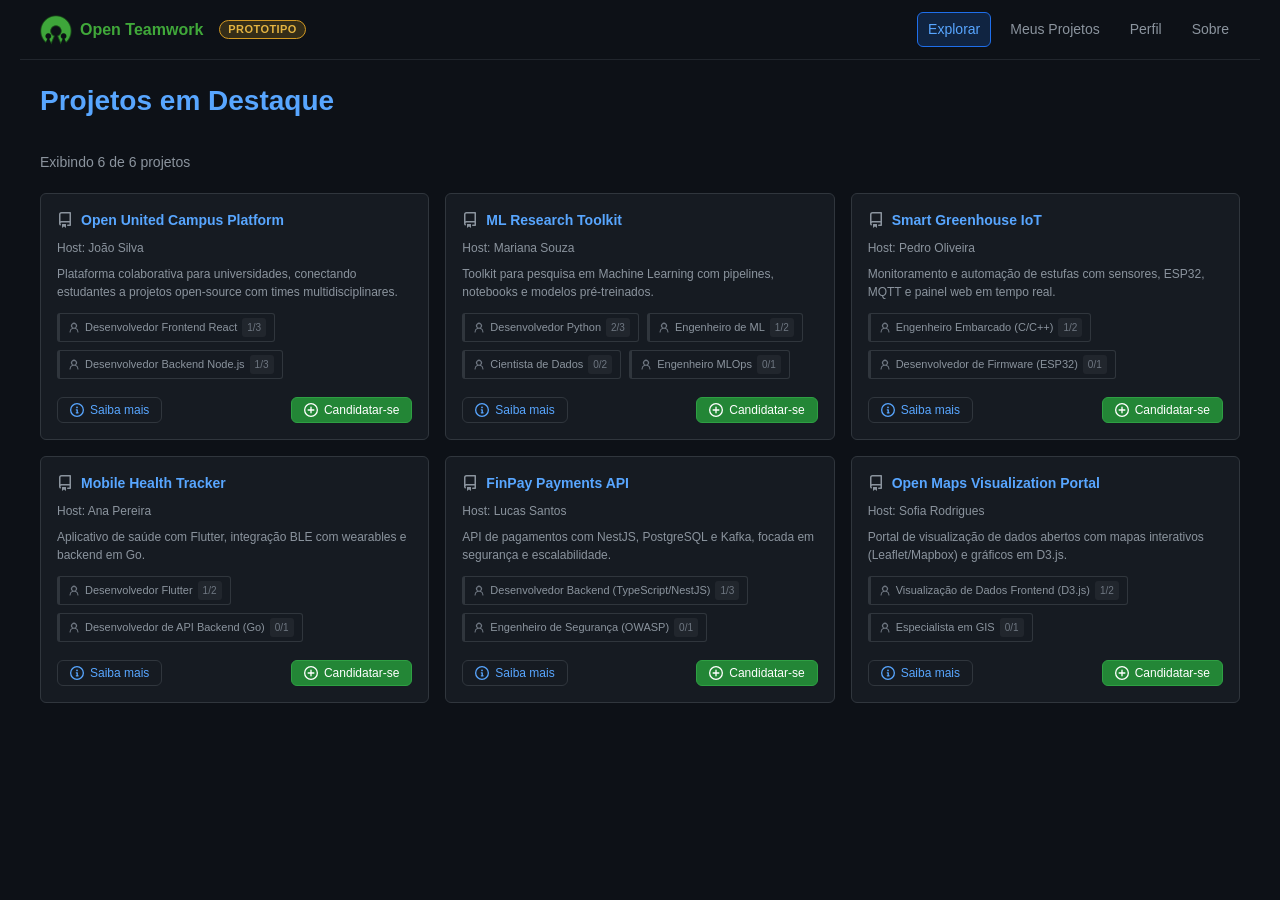
<file: index.html>
<!doctype html>
<html lang="pt-BR">
  <head>
    <meta charset="UTF-8" />
    <meta name="viewport" content="width=device-width, initial-scale=1.0" />
    <title>Open Teamwork</title>
    <link rel="icon" type="image/png" href="./assets/OTW Logo.png" />
    <link rel="stylesheet" href="./assets/styles.css" />
  </head>

  <body>
    <header class="site-header">
      <div class="container header-inner">
        <a class="brand" href="./index.html">
          <img
            src="./assets/OTW Logo.png"
            alt="Open Teamwork Logo"
            class="brand-logo"
          />
          Open Teamwork
          <span class="prototype-badge">Prototipo</span>
        </a>
        <nav class="site-nav" aria-label="Navegação principal">
          <a href="./index.html" class="nav-link active" aria-current="page"
            >Explorar</a
          >
          <a href="./pages/meus-projetos.html" class="nav-link"
            >Meus Projetos</a
          >
          <a href="./pages/perfil.html" class="nav-link">Perfil</a>
          <a href="./pages/sobre.html" class="nav-link">Sobre</a>
        </nav>
      </div>
    </header>
    <div class="container">
      <h1>Projetos em Destaque</h1>
      <p id="repo-counter">Carregando projetos...</p>
      <div class="repo-grid" id="repo-grid">
        <!-- Projetos serão inseridos aqui dinamicamente -->
      </div>
    </div>

    <!-- Modal de candidatura -->
    <div
      id="apply-modal"
      class="modal hidden"
      role="dialog"
      aria-modal="true"
      aria-labelledby="apply-modal-title"
    >
      <div class="modal-content">
        <div class="modal-header">
          <h2 id="apply-modal-title" class="modal-title">
            Escolha as qualificações
          </h2>
        </div>
        <div class="modal-body">
          <p id="apply-modal-repo"></p>
          <div id="qualifications-container" class="qualifications-list">
            <!-- Checkboxes inseridos via JS -->
          </div>
        </div>
        <div class="modal-actions">
          <button id="cancel-apply" type="button" class="btn-secondary">
            Cancelar
          </button>
          <button id="confirm-apply" type="button" class="btn-primary" disabled>
            Confirmar
          </button>
        </div>
      </div>
    </div>

    <!-- Modal de detalhes do projeto -->
    <div
      id="details-modal"
      class="modal hidden"
      role="dialog"
      aria-modal="true"
      aria-labelledby="details-modal-title"
    >
      <div class="modal-content modal-large">
        <div class="modal-header">
          <h2 id="details-modal-title" class="modal-title"></h2>
          <button id="close-details" class="close-button" aria-label="Fechar">
            <svg viewBox="0 0 16 16" width="16" height="16">
              <path
                fill-rule="evenodd"
                d="M3.72 3.72a.75.75 0 011.06 0L8 6.94l3.22-3.22a.75.75 0 111.06 1.06L9.06 8l3.22 3.22a.75.75 0 11-1.06 1.06L8 9.06l-3.22 3.22a.75.75 0 01-1.06-1.06L6.94 8 3.72 4.78a.75.75 0 010-1.06z"
              ></path>
            </svg>
          </button>
        </div>
        <div class="modal-body modal-body-large" id="details-content">
          <!-- Conteúdo inserido via JS -->
        </div>
        <div class="modal-actions">
          <button id="details-apply" type="button" class="btn-primary">
            Candidatar-se
          </button>
        </div>
      </div>
    </div>

    <script src="./js/projects.js"></script>
  </body>
</html>
</file>
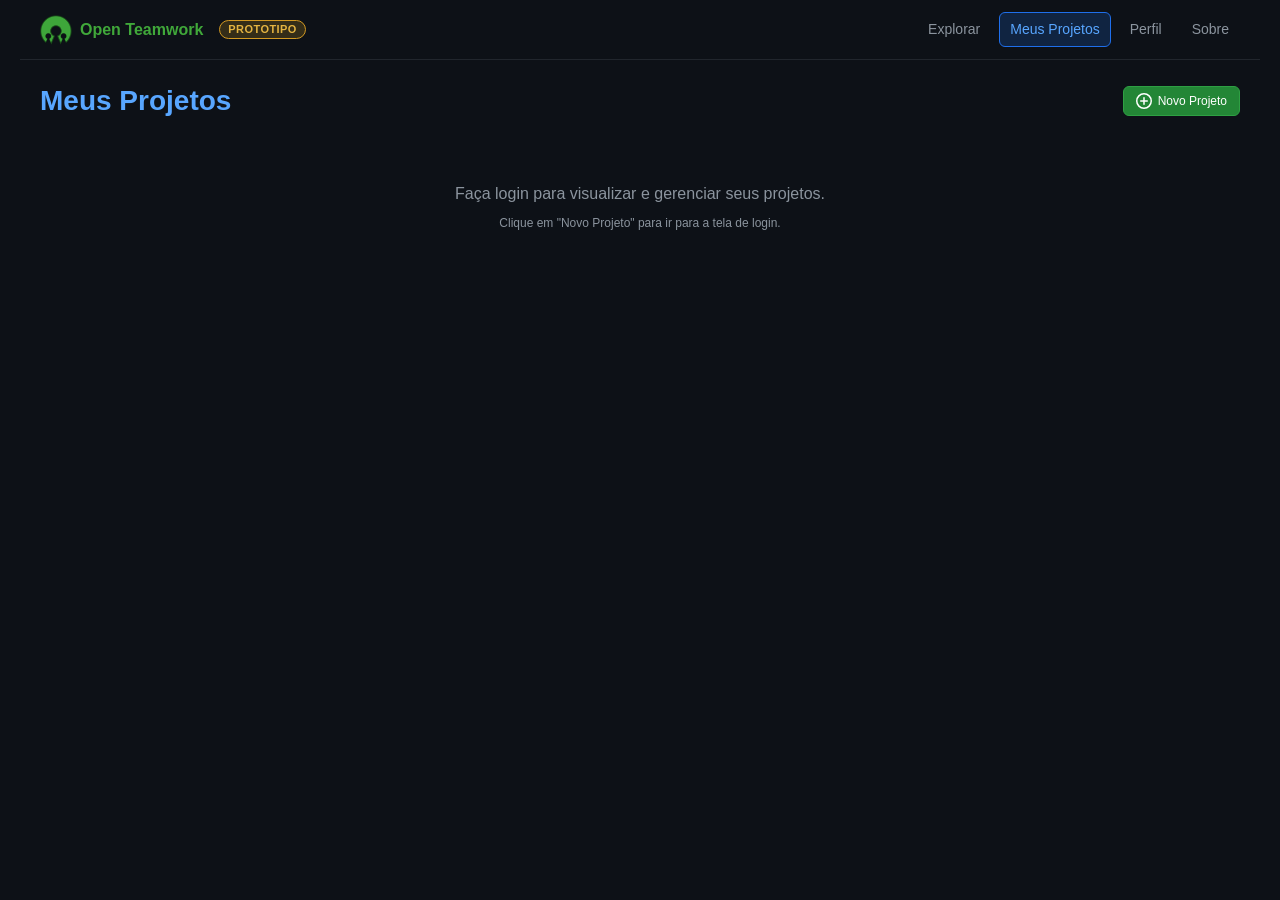
<file: pages/meus-projetos.html>
<!doctype html>
<html lang="pt-BR">
  <head>
    <meta charset="UTF-8" />
    <meta name="viewport" content="width=device-width, initial-scale=1.0" />
    <title>Meus Projetos · Open Teamwork</title>
    <link rel="icon" type="image/png" href="../assets/OTW Logo.png" />
    <link rel="stylesheet" href="../assets/styles.css" />
  </head>
  <body>
    <header class="site-header">
      <div class="container header-inner">
        <a class="brand" href="../index.html">
          <img
            src="../assets/OTW Logo.png"
            alt="Open Teamwork Logo"
            class="brand-logo"
          />
          Open Teamwork
          <span class="prototype-badge">Prototipo</span>
        </a>
        <nav class="site-nav" aria-label="Navegação principal">
          <a href="../index.html" class="nav-link">Explorar</a>
          <a
            href="./meus-projetos.html"
            class="nav-link active"
            aria-current="page"
            >Meus Projetos</a
          >
          <a href="./perfil.html" class="nav-link">Perfil</a>
          <a href="./sobre.html" class="nav-link">Sobre</a>
        </nav>
      </div>
    </header>

    <div class="container">
      <div class="page-toolbar">
        <h1>Meus Projetos</h1>
        <button id="btn-new-project" class="btn-primary">
          <svg viewBox="0 0 16 16" width="16" height="16">
            <path
              fill-rule="evenodd"
              d="M1.5 8a6.5 6.5 0 1113 0 6.5 6.5 0 01-13 0zM8 0a8 8 0 100 16A8 8 0 008 0zm.75 4.75a.75.75 0 00-1.5 0v2.5h-2.5a.75.75 0 000 1.5h2.5v2.5a.75.75 0 001.5 0v-2.5h2.5a.75.75 0 000-1.5h-2.5v-2.5z"
            ></path>
          </svg>
          Novo Projeto
        </button>
      </div>

      <div id="projects-list">
        <!-- Projetos serão inseridos aqui -->
      </div>
    </div>

    <!-- Modal de criação de projeto -->
    <div
      id="create-project-modal"
      class="modal hidden"
      role="dialog"
      aria-modal="true"
      aria-labelledby="create-project-title"
    >
      <div class="modal-content modal-large">
        <div class="modal-header">
          <h2 id="create-project-title" class="modal-title">
            Criar Novo Projeto
          </h2>
          <button
            id="close-create-project"
            class="close-button"
            aria-label="Fechar"
          >
            <svg viewBox="0 0 16 16" width="16" height="16">
              <path
                fill-rule="evenodd"
                d="M3.72 3.72a.75.75 0 011.06 0L8 6.94l3.22-3.22a.75.75 0 111.06 1.06L9.06 8l3.22 3.22a.75.75 0 11-1.06 1.06L8 9.06l-3.22 3.22a.75.75 0 01-1.06-1.06L6.94 8 3.72 4.78a.75.75 0 010-1.06z"
              ></path>
            </svg>
          </button>
        </div>
        <div class="modal-body modal-body-large">
          <form id="project-form">
            <div class="form-group">
              <label for="project-name">Nome do Projeto *</label>
              <input
                type="text"
                id="project-name"
                required
                placeholder="Ex: react-dashboard"
              />
            </div>

            <div class="form-group">
              <label for="project-owner">Host *</label>
              <input
                type="text"
                id="project-owner"
                required
                placeholder="Seu nome de usuário"
              />
            </div>

            <div class="form-group">
              <label for="project-description">Descrição *</label>
              <textarea
                id="project-description"
                required
                rows="3"
                placeholder="Descreva brevemente o projeto..."
              ></textarea>
            </div>

            <div class="form-group">
              <label for="project-url">URL</label>
              <input
                type="url"
                id="project-url"
                placeholder="https://github.com/usuario/repo"
              />
            </div>

            <div class="form-group">
              <label>Qualificações Necessárias *</label>
              <div id="qualifications-inputs">
                <div class="qualification-input-row">
                  <input
                    type="text"
                    class="qual-name"
                    placeholder="Ex: Frontend Developer"
                    required
                  />
                  <input
                    type="number"
                    class="qual-total"
                    placeholder="Total"
                    min="1"
                    value="1"
                    required
                  />
                  <button type="button" class="btn-remove-qual" disabled>
                    −
                  </button>
                </div>
              </div>
              <button type="button" id="btn-add-qual" class="btn-secondary">
                + Adicionar Qualificação
              </button>
            </div>

            <div class="form-group">
              <label for="project-tags">Tags (separadas por vírgula)</label>
              <input
                type="text"
                id="project-tags"
                placeholder="JavaScript, React, Node.js"
              />
            </div>
          </form>
        </div>
        <div class="modal-actions">
          <button
            id="cancel-create-project"
            type="button"
            class="btn-secondary"
          >
            Cancelar
          </button>
          <button id="save-project" type="button" class="btn-primary">
            Criar Projeto
          </button>
        </div>
      </div>
    </div>

    <script src="../js/meus-projetos.js"></script>
  </body>
</html>
</file>
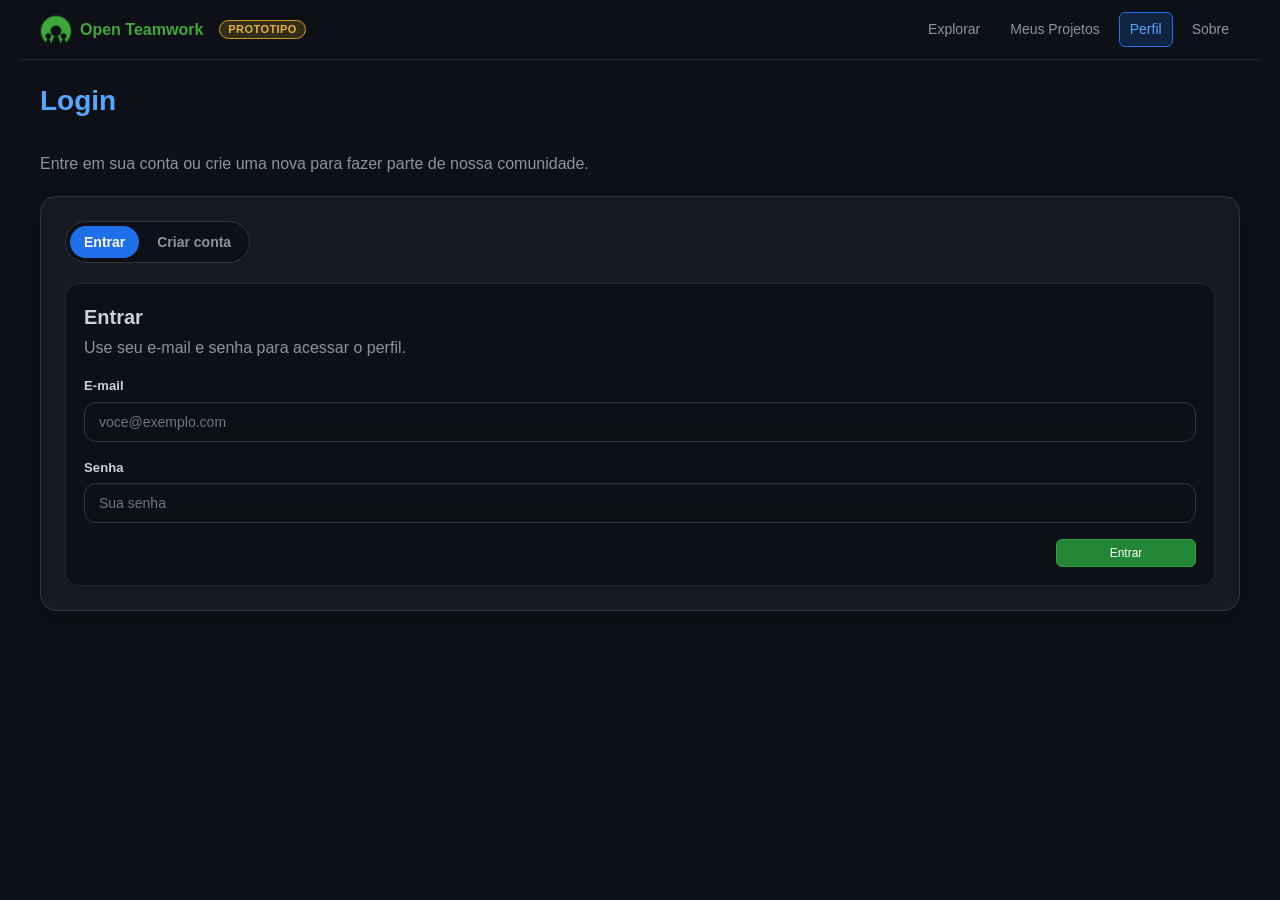
<file: pages/perfil.html>
<!doctype html>
<html lang="pt-BR">
  <head>
    <meta charset="UTF-8" />
    <meta name="viewport" content="width=device-width, initial-scale=1.0" />
    <title>Perfil · Open Teamwork</title>
    <link rel="icon" type="image/png" href="../assets/OTW Logo.png" />
    <link rel="stylesheet" href="../assets/styles.css" />
  </head>
  <body>
    <header class="site-header">
      <div class="container header-inner">
        <a class="brand" href="../index.html">
          <img
            src="../assets/OTW Logo.png"
            alt="Open Teamwork Logo"
            class="brand-logo"
          />
          Open Teamwork
          <span class="prototype-badge">Prototipo</span>
        </a>
        <nav class="site-nav" aria-label="Navegação principal">
          <a href="../index.html" class="nav-link">Explorar</a>
          <a href="./meus-projetos.html" class="nav-link">Meus Projetos</a>
          <a href="./perfil.html" class="nav-link active" aria-current="page"
            >Perfil</a
          >
          <a href="./sobre.html" class="nav-link">Sobre</a>
        </nav>
      </div>
    </header>

    <main class="container profile-page" data-profile-app>
      <section class="profile-hero">
        <div data-login-hero>
          <h1>Login</h1>
          <p>
            Entre em sua conta ou crie uma nova para fazer parte de nossa
            comunidade.
          </p>
        </div>
        <div class="hidden" data-profile-hero>
          <h1>Perfil</h1>
        </div>
      </section>

      <section class="auth-panel" data-auth-panel>
        <div class="auth-tabs" role="tablist" aria-label="Acesso à conta">
          <button
            type="button"
            class="auth-tab active"
            data-auth-tab="login"
            aria-selected="true"
          >
            Entrar
          </button>
          <button
            type="button"
            class="auth-tab"
            data-auth-tab="signup"
            aria-selected="false"
          >
            Criar conta
          </button>
        </div>

        <p class="form-message hidden" data-auth-message aria-live="polite"></p>

        <div class="auth-form-stack">
          <form class="auth-form" data-auth-form="login" autocomplete="on">
            <div class="auth-form-header">
              <h2>Entrar</h2>
              <p>Use seu e-mail e senha para acessar o perfil.</p>
            </div>

            <div class="auth-grid">
              <div class="form-group span-2">
                <label for="login-email">E-mail</label>
                <input
                  type="email"
                  name="login-email"
                  id="login-email"
                  autocomplete="email"
                  autocapitalize="off"
                  spellcheck="false"
                  placeholder="voce@exemplo.com"
                  required
                />
              </div>
              <div class="form-group span-2">
                <label for="login-password">Senha</label>
                <input
                  type="password"
                  name="login-password"
                  id="login-password"
                  autocomplete="current-password"
                  placeholder="Sua senha"
                  required
                />
              </div>
            </div>

            <div class="auth-actions">
              <button type="submit" class="btn-primary">Entrar</button>
            </div>
          </form>

          <form
            class="auth-form hidden"
            data-auth-form="signup"
            autocomplete="on"
          >
            <div class="auth-form-header">
              <h2>Criar conta</h2>
              <p>
                Cadastre-se com e-mail e senha para começar a editar seu perfil.
              </p>
            </div>

            <div class="auth-grid">
              <div class="form-group span-2">
                <label for="signup-name">Nome</label>
                <input
                  type="text"
                  name="signup-name"
                  id="signup-name"
                  autocomplete="name"
                  placeholder="Seu nome"
                  required
                />
              </div>
              <div class="form-group span-2">
                <label for="signup-email">E-mail</label>
                <input
                  type="email"
                  name="signup-email"
                  id="signup-email"
                  autocomplete="email"
                  autocapitalize="off"
                  spellcheck="false"
                  placeholder="voce@exemplo.com"
                  required
                />
              </div>
              <div class="form-group">
                <label for="signup-password">Senha</label>
                <input
                  type="password"
                  name="signup-password"
                  id="signup-password"
                  autocomplete="new-password"
                  minlength="6"
                  placeholder="Mínimo de 6 caracteres"
                  required
                />
              </div>
              <div class="form-group">
                <label for="signup-confirm-password">Confirmar senha</label>
                <input
                  type="password"
                  name="signup-confirm-password"
                  id="signup-confirm-password"
                  autocomplete="new-password"
                  minlength="6"
                  placeholder="Repita a senha"
                  required
                />
              </div>
            </div>

            <div class="auth-actions">
              <button type="submit" class="btn-primary">Criar conta</button>
            </div>
          </form>
        </div>
      </section>

      <section class="profile-panel hidden" data-profile-panel>
        <div class="profile-panel-header">
          <div>
            <h2 data-profile-name-display></h2>
            <p data-profile-email-display></p>
          </div>
          <button type="button" class="btn-secondary" data-logout-button>
            Sair
          </button>
        </div>

        <p
          class="form-message hidden"
          data-profile-message
          aria-live="polite"
        ></p>

        <form class="profile-form" data-profile-form>
          <div class="profile-grid">
            <section class="profile-card avatar-card">
              <h3>Foto de perfil</h3>
              <div class="avatar-preview" data-avatar-preview></div>
              <div class="avatar-actions">
                <label
                  for="profile-avatar"
                  class="btn-primary avatar-upload-button"
                  data-avatar-upload
                >
                  Enviar imagem
                </label>
                <button type="button" class="btn-secondary" data-avatar-remove>
                  Remover foto
                </button>
              </div>
              <input
                type="file"
                id="profile-avatar"
                accept="image/*"
                class="hidden"
              />
            </section>

            <section class="profile-card">
              <h3>Informações principais</h3>
              <div class="profile-field-grid">
                <div class="form-group span-2">
                  <label for="profile-name">Nome</label>
                  <input type="text" id="profile-name" required />
                </div>
                <div class="form-group span-2">
                  <label for="profile-bio">Descrição pessoal</label>
                  <textarea
                    id="profile-bio"
                    rows="5"
                    placeholder="Conte um pouco sobre você, seus interesses e objetivos."
                  ></textarea>
                </div>
              </div>
            </section>
          </div>

          <section class="profile-card">
            <h3>Contato</h3>
            <div class="profile-field-grid">
              <div class="form-group span-2">
                <label for="profile-email">E-mail</label>
                <input
                  type="email"
                  id="profile-email"
                  placeholder="voce@exemplo.com"
                  required
                />
              </div>
              <div class="form-group">
                <label for="profile-phone">Telefone</label>
                <input
                  type="tel"
                  id="profile-phone"
                  placeholder="(00) 00000-0000"
                />
              </div>
            </div>
          </section>

          <section class="profile-card">
            <h3>Redes sociais e sites pessoais</h3>
            <div class="profile-field-grid">
              <div class="form-group">
                <label for="profile-github">GitHub</label>
                <div class="url-field">
                  <span class="url-prefix" aria-hidden="true"
                    >https://github.com/</span
                  >
                  <input
                    type="text"
                    id="profile-github"
                    placeholder="seu-usuario"
                    autocapitalize="off"
                    spellcheck="false"
                  />
                </div>
              </div>
              <div class="form-group">
                <label for="profile-linkedin">LinkedIn</label>
                <div class="url-field">
                  <span class="url-prefix" aria-hidden="true"
                    >https://www.linkedin.com/in/</span
                  >
                  <input
                    type="text"
                    id="profile-linkedin"
                    placeholder="seu-perfil"
                    autocapitalize="off"
                    spellcheck="false"
                  />
                </div>
              </div>
              <div class="form-group">
                <label for="profile-website">Site pessoal</label>
                <input
                  type="url"
                  id="profile-website"
                  placeholder="https://seusite.com"
                />
              </div>
            </div>
          </section>

          <div class="profile-actions hidden" data-profile-actions>
            <button type="button" class="btn-secondary" data-profile-reset>
              Descartar alterações
            </button>
            <button type="submit" class="btn-primary">Salvar perfil</button>
          </div>
        </form>
      </section>
    </main>

    <script src="../js/perfil.js"></script>
  </body>
</html>
</file>
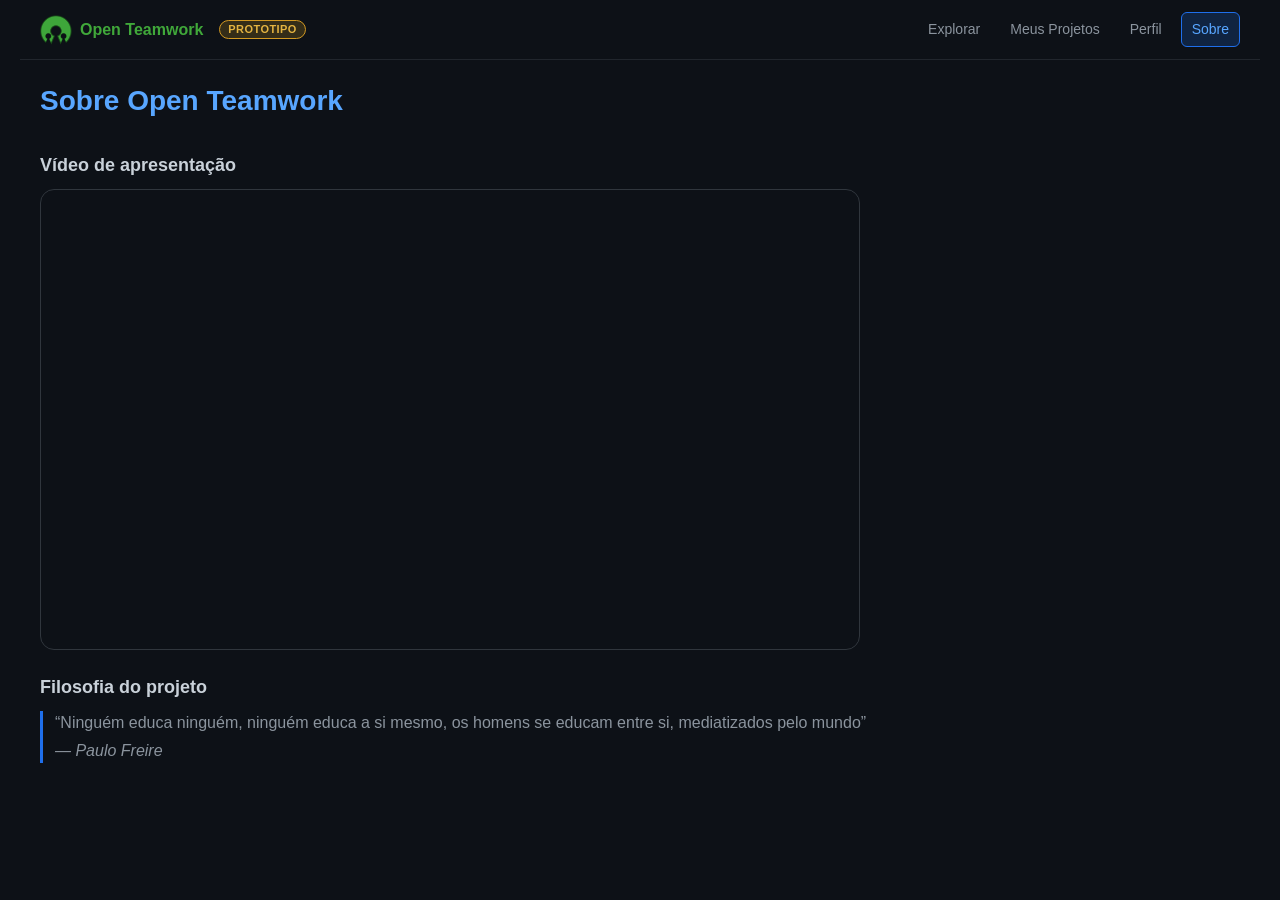
<file: pages/sobre.html>
<!doctype html>
<html lang="pt-BR">
  <head>
    <meta charset="UTF-8" />
    <meta name="viewport" content="width=device-width, initial-scale=1.0" />
    <title>Sobre · Open Teamwork</title>
    <link rel="icon" type="image/png" href="../assets/OTW Logo.png" />
    <link rel="stylesheet" href="../assets/styles.css" />
  </head>
  <body>
    <header class="site-header">
      <div class="container header-inner">
        <a class="brand" href="../index.html">
          <img
            src="../assets/OTW Logo.png"
            alt="Open Teamwork Logo"
            class="brand-logo"
          />
          Open Teamwork
          <span class="prototype-badge">Prototipo</span>
        </a>
        <nav class="site-nav" aria-label="Navegação principal">
          <a href="../index.html" class="nav-link">Explorar</a>
          <a href="./meus-projetos.html" class="nav-link">Meus Projetos</a>
          <a href="./perfil.html" class="nav-link">Perfil</a>
          <a href="./sobre.html" class="nav-link active" aria-current="page"
            >Sobre</a
          >
        </nav>
      </div>
    </header>

    <div class="container">
      <h1>Sobre Open Teamwork</h1>
      <section class="page-section">
        <h2>Vídeo de apresentação</h2>
        <div class="video-embed" aria-label="Video explicando o projeto">
          <iframe
            src="https://www.youtube.com/embed/G6O1mZIv-NA"
            title="Video explicando o projeto Open Teamwork"
            loading="lazy"
            allow="
              accelerometer;
              autoplay;
              clipboard-write;
              encrypted-media;
              gyroscope;
              picture-in-picture;
              web-share;
            "
            referrerpolicy="strict-origin-when-cross-origin"
            allowfullscreen
          ></iframe>
        </div>
      </section>

      <section class="page-section">
        <h2>Filosofia do projeto</h2>
        <blockquote class="quote">
          <p>
            “Ninguém educa ninguém, ninguém educa a si mesmo, os homens se
            educam entre si, mediatizados pelo mundo”
          </p>
          <cite>— Paulo Freire</cite>
        </blockquote>
      </section>
    </div>
  </body>
</html>
</file>
<file: assets/styles.css>
* {
    margin: 0;
    padding: 0;
    box-sizing: border-box;
}

body {
    font-family: -apple-system, BlinkMacSystemFont, "Segoe UI", "Noto Sans", Helvetica, Arial, sans-serif;
    background-color: #0d1117;
    color: #c9d1d9;
    padding: 0 20px 40px;
    line-height: 1.5;
}

.site-header {
    position: sticky;
    top: 0;
    background: #0d1117;
    border-bottom: 1px solid #21262d;
    z-index: 100;
}

.header-inner {
    display: flex;
    align-items: center;
    justify-content: space-between;
    padding: 12px 0;
}

@media (max-width: 600px) {
    .header-inner {
        flex-direction: column;
        align-items: flex-start;
        gap: 12px;
    }

    .site-nav {
        width: 100%;
        justify-content: space-between;
    }
}

.brand {
    color: #40a83a;
    font-weight: 700;
    text-decoration: none;
    display: flex;
    align-items: center;
    gap: 8px;
}

.brand-logo {
    width: 32px;
    height: 32px;
    object-fit: contain;
}

.prototype-badge {
    display: inline-flex;
    align-items: center;
    justify-content: center;
    margin-left: 4px;
    padding: 2px 8px;
    border-radius: 999px;
    border: 1px solid #d4a72c;
    background: #f2cc60;
    color: #5a4200;
    font-size: 11px;
    font-weight: 700;
    line-height: 1.2;
}

.site-nav {
    display: flex;
    gap: 8px;
}

.nav-link {
    color: #8b949e;
    font-size: 14px;
    text-decoration: none;
    padding: 6px 10px;
    border-radius: 6px;
    border: 1px solid transparent;
    transition: background .2s ease, color .2s ease, border-color .2s ease;
}

.nav-link:hover {
    background: #161b22;
    color: #c9d1d9;
}

.nav-link.active {
    background: #1f6feb33;
    color: #58a6ff;
    border-color: #1f6feb;
}

.container {
    max-width: 1200px;
    margin: 0 auto;
}

h1 {
    color: #58a6ff;
    margin-top: 20px;
    margin-bottom: 30px;
    font-size: 28px;
    font-weight: 600;
}

.repo-grid {
    display: grid;
    grid-template-columns: repeat(auto-fill, minmax(350px, 1fr));
    gap: 16px;
}

.repo-card {
    background-color: #161b22;
    border: 1px solid #30363d;
    border-radius: 6px;
    padding: 16px;
    transition: border-color 0.2s ease;
    cursor: default;
    display: flex;
    flex-direction: column;
}

.repo-card:hover {
    border-color: #58a6ff;
}

.repo-header {
    display: flex;
    align-items: start;
    gap: 8px;
    margin-bottom: 8px;
}

.repo-icon {
    color: #8b949e;
    margin-top: 2px;
    flex-shrink: 0;
}

.repo-name {
    color: #58a6ff;
    font-size: 14px;
    font-weight: 600;
    text-decoration: none;
    word-break: break-word;
}

.repo-name:hover {
    text-decoration: underline;
}

.repo-owner {
    color: #8b949e;
    font-size: 12px;
    margin-bottom: 8px;
}

.repo-description {
    color: #8b949e;
    font-size: 12px;
    margin-bottom: 12px;
    line-height: 1.5;
    display: -webkit-box;
    -webkit-line-clamp: 3;
    line-clamp: 3;
    -webkit-box-orient: vertical;
    overflow: hidden;
    text-overflow: ellipsis;
}

.repo-bottom {
    margin-top: auto;
}

.repo-qualifications {
    display: flex;
    flex-wrap: wrap;
    gap: 8px;
    margin-bottom: 12px;
    max-height: 72px;
    overflow: hidden;
}

.qualification-item-card {
    background-color: transparent;
    border: 1px solid #30363d;
    border-left: 3px solid #30363d;
    padding: 4px 8px;
    border-radius: 3px;
    font-size: 11px;
    color: #c9d1d9;
    display: flex;
    align-items: center;
    gap: 5px;
    transition: none;
    cursor: default;
    pointer-events: none;
}

.qualification-item-card .person-icon {
    fill: #6e7681;
    flex-shrink: 0;
    width: 12px;
    height: 12px;
}

.qualification-item-card .qualification-name {
    color: #8b949e;
    font-weight: 400;
}

.qualification-item-card .qualification-count {
    color: #6e7681;
    font-weight: 500;
    font-size: 10px;
    margin-left: auto;
    background-color: #21262d;
    padding: 2px 5px;
    border-radius: 3px;
}

.qualification-item-card.disabled {
    background-color: #0d1117;
    border-left-color: #238636;
    border-color: #238636;
    opacity: 1;
}

.qualification-item-card.disabled .person-icon {
    fill: #238636;
}

.qualification-item-card.disabled .qualification-name {
    color: #3fb950;
    font-weight: 500;
}

.qualification-item-card.disabled .qualification-count {
    color: #238636;
    background-color: #23863622;
}

.qualification-item-card.full {
    background-color: #21262d;
    border-color: #30363d;
    opacity: 0.5;
    cursor: not-allowed;
}

.qualification-item-card.full .person-icon {
    fill: #8b949e;
}

.qualification-item-card.full .qualification-name {
    color: #8b949e;
    text-decoration: line-through;
}

.qualification-item-card.full .qualification-count {
    color: #8b949e;
}

.topic-tag {
    background-color: #1f6feb33;
    border: none;
    padding: 4px 8px;
    border-radius: 12px;
    font-size: 11px;
    color: #58a6ff;
    cursor: default;
    transition: all 0.2s ease;
    text-decoration: none;
    white-space: nowrap;
}

.repo-footer {
    display: flex;
    align-items: center;
    gap: 16px;
    flex-wrap: wrap;
    font-size: 12px;
    color: #8b949e;
}

.repo-meta {
    display: flex;
    align-items: center;
    gap: 4px;
}

.language-dot {
    width: 12px;
    height: 12px;
    border-radius: 50%;
    display: inline-block;
}

.star-icon,
.fork-icon {
    width: 14px;
    height: 14px;
    fill: currentColor;
}

.built-by {
    display: flex;
    align-items: center;
    gap: 4px;
    margin-left: auto;
}

.avatar {
    width: 20px;
    height: 20px;
    border-radius: 50%;
    border: 1px solid #30363d;
}

.saiba-mais-button {
    background-color: transparent;
    border: 1px solid #30363d;
    color: #58a6ff;
    padding: 5px 12px;
    border-radius: 6px;
    font-size: 12px;
    font-weight: 500;
    cursor: pointer;
    display: flex;
    align-items: center;
    gap: 6px;
    transition: all 0.2s ease;
    text-decoration: none;
}

.saiba-mais-button svg {
    fill: currentColor;
    width: 14px;
    height: 14px;
    flex-shrink: 0;
}

.saiba-mais-button:hover {
    background-color: #1f6feb22;
    border-color: #58a6ff;
}

.apply-button {
    background-color: #238636;
    border: 1px solid #2ea043;
    color: #ffffff;
    padding: 5px 12px;
    border-radius: 6px;
    font-size: 12px;
    font-weight: 500;
    cursor: pointer;
    display: flex;
    align-items: center;
    gap: 6px;
    transition: all 0.2s ease;
    margin-left: auto;
}

.apply-button:hover {
    background-color: #2ea043;
    border-color: #3fb950;
}

.apply-button.applied {
    background-color: #1f6feb;
    border-color: #1f6feb;
    color: #ffffff;
}

.apply-button.applied:hover {
    background-color: #388bfd;
    border-color: #388bfd;
}

.apply-button svg {
    width: 14px;
    height: 14px;
    fill: currentColor !important;
}

.modal.hidden {
    display: none;
}

.modal {
    position: fixed;
    inset: 0;
    background: rgba(0, 0, 0, 0.6);
    display: flex;
    align-items: center;
    justify-content: center;
    z-index: 1000;
}

.modal-content {
    background: #0d1117;
    border: 1px solid #30363d;
    border-radius: 8px;
    width: 90%;
    max-width: 520px;
    padding: 20px;
    color: #c9d1d9;
    box-shadow: 0 8px 24px rgba(0, 0, 0, 0.4);
}

.modal-header {
    display: flex;
    align-items: center;
    justify-content: space-between;
    margin-bottom: 12px;
    padding: 0 10px;
}

.modal-title {
    font-size: 18px;
    font-weight: 600;
    color: #c9d1d9;
}

.modal-body {
    margin: 12px 0 16px;
    padding: 0 10px;
}

.qualifications-list {
    display: grid;
    grid-template-columns: 1fr;
    gap: 8px;
    max-height: 400px;
    overflow-y: auto;
    padding-right: 10px;
    margin-left: -10px;
    margin-right: -10px;
    padding-left: 10px;
}

.qualification-item {
    display: flex;
    align-items: center;
    gap: 8px;
    padding: 8px 10px;
    border: 1px solid #30363d;
    border-radius: 6px;
    background: #161b22;
    cursor: pointer;
    transition: all 0.2s ease;
}

.qualification-item:hover {
    background: #1c2128;
    border-color: #58a6ff;
}

.qualification-item.full {
    opacity: 0.5;
    cursor: not-allowed;
}

.qualification-item.full:hover {
    background: #161b22;
    border-color: #30363d;
}

.qualification-item .person-icon {
    fill: #58a6ff;
    flex-shrink: 0;
}

.qualification-item .qualification-name {
    flex: 1;
    color: #c9d1d9;
}

.qualification-item .qualification-count {
    color: #8b949e;
    font-size: 11px;
}

.qualification-item input[type="checkbox"] {
    accent-color: #238636;
    cursor: pointer;
}

.qualification-item input[type="checkbox"]:disabled {
    cursor: not-allowed;
}

.modal-actions {
    display: flex;
    justify-content: flex-end;
    gap: 8px;
    padding: 0 10px;
}

.btn-secondary {
    background: #21262d;
    border: 1px solid #30363d;
    color: #c9d1d9;
    padding: 6px 12px;
    border-radius: 6px;
    font-size: 12px;
    cursor: pointer;
}

.btn-secondary:hover {
    background: #30363d;
}

.btn-primary {
    background: #238636;
    border: 1px solid #2ea043;
    color: #ffffff;
    padding: 6px 12px;
    border-radius: 6px;
    font-size: 12px;
    cursor: pointer;
    display: flex;
    align-items: center;
    gap: 6px;
}

.btn-primary svg {
    fill: currentColor;
}

.btn-primary:disabled {
    background: #21262d;
    color: #8b949e;
    border-color: #30363d;
    cursor: not-allowed;
}

.modal-large {
    max-width: 800px;
    max-height: 90vh;
    overflow: hidden;
    display: flex;
    flex-direction: column;
}

.modal-body-large {
    overflow-y: auto;
    max-height: calc(90vh - 140px);
}

.close-button {
    background: transparent;
    border: none;
    color: #8b949e;
    cursor: pointer;
    padding: 4px;
    display: flex;
    align-items: center;
    justify-content: center;
    border-radius: 4px;
    transition: all 0.2s ease;
}

.close-button:hover {
    background: #30363d;
    color: #c9d1d9;
}

.close-button svg {
    fill: currentColor;
}

.details-header {
    display: flex;
    justify-content: space-between;
    align-items: center;
    margin-bottom: 20px;
    padding-bottom: 16px;
    border-bottom: 1px solid #21262d;
}

.details-owner {
    display: flex;
    align-items: center;
    gap: 8px;
    color: #8b949e;
    font-size: 14px;
}

.details-link {
    display: flex;
    align-items: center;
    gap: 6px;
    color: #58a6ff;
    text-decoration: none;
    font-size: 13px;
    padding: 4px 8px;
    border-radius: 4px;
    transition: background 0.2s ease;
}

.details-link:hover {
    background: #161b22;
    text-decoration: underline;
}

.details-link svg {
    fill: currentColor;
}

.details-section {
    margin-bottom: 24px;
}

.details-section h3 {
    font-size: 16px;
    font-weight: 600;
    color: #c9d1d9;
    margin-bottom: 12px;
}

.details-description {
    color: #8b949e;
    font-size: 14px;
    line-height: 1.6;
    margin: 0;
}

.details-qualifications {
    display: flex;
    flex-wrap: wrap;
    gap: 8px;
}

.details-language {
    display: flex;
    align-items: center;
    gap: 8px;
    color: #c9d1d9;
    font-size: 14px;
}

.details-stats {
    display: flex;
    gap: 24px;
}

.stat-item {
    display: flex;
    align-items: center;
    gap: 8px;
    color: #8b949e;
    font-size: 14px;
}

.stat-item svg {
    width: 16px;
    height: 16px;
    fill: currentColor;
}

.btn-primary.applied {
    background-color: #1f6feb;
    border-color: #1f6feb;
}

.btn-primary.applied:hover {
    background-color: #388bfd;
    border-color: #388bfd;
}

.page-section {
    margin-top: 16px;
    margin-bottom: 24px;
}

.page-section h2 {
    font-size: 18px;
    font-weight: 600;
    color: #c9d1d9;
    margin-bottom: 10px;
}

.lead {
    color: #c9d1d9;
    font-size: 16px;
}

.goals-list {
    padding-left: 18px;
    color: #8b949e;
}

.goals-list li {
    margin-bottom: 6px;
}

.quote {
    border-left: 3px solid #1f6feb;
    padding-left: 12px;
    color: #c9d1d9;
}

.quote cite {
    display: block;
    color: #8b949e;
    margin-top: 4px;
}

.video-embed {
    position: relative;
    width: 100%;
    max-width: 820px;
    border: 1px solid #30363d;
    border-radius: 14px;
    overflow: hidden;
    background: #0d1117;
    aspect-ratio: 16 / 9;
}

.video-embed iframe {
    width: 100%;
    height: 100%;
    border: 0;
    display: block;
}

.form-group {
    margin-bottom: 16px;
}

.form-group label {
    display: block;
    color: #c9d1d9;
    font-size: 14px;
    font-weight: 600;
    margin-bottom: 6px;
}

.form-group input[type="text"],
.form-group input[type="email"],
.form-group input[type="password"],
.form-group input[type="url"],
.form-group input[type="tel"],
.form-group input[type="number"],
.form-group input[type="file"],
.form-group textarea {
    width: 100%;
    background: linear-gradient(180deg, #0d1117 0%, #0b1015 100%);
    border: 1px solid #30363d;
    border-radius: 12px;
    padding: 11px 14px;
    color: #c9d1d9;
    font-size: 14px;
    font-family: inherit;
    box-shadow: inset 0 1px 0 rgba(255, 255, 255, 0.03);
    transition: border-color 0.2s ease, box-shadow 0.2s ease, transform 0.2s ease;
}

.form-group input[type="file"] {
    padding: 10px 12px;
    background: #0d1117;
}

.form-group input:focus,
.form-group textarea:focus {
    outline: none;
    border-color: #58a6ff;
    box-shadow: 0 0 0 3px rgba(31, 111, 235, 0.18);
    transform: translateY(-1px);
}

.form-group input::placeholder,
.form-group textarea::placeholder {
    color: #6e7681;
}

.form-group textarea {
    resize: none;
}

.qualification-input-row {
    display: flex;
    gap: 8px;
    margin-bottom: 8px;
    align-items: center;
}

.qualification-input-row .qual-name {
    flex: 2;
}

.qualification-input-row .qual-total {
    flex: 0 0 80px;
}

.btn-remove-qual {
    background: #da3633;
    border: 1px solid #f85149;
    color: #ffffff;
    width: 32px;
    height: 32px;
    border-radius: 6px;
    font-size: 18px;
    cursor: pointer;
    display: flex;
    align-items: center;
    justify-content: center;
    transition: all 0.2s ease;
}

.btn-remove-qual:hover:not(:disabled) {
    background: #f85149;
}

.btn-remove-qual:disabled {
    background: #21262d;
    border-color: #30363d;
    color: #6e7681;
    cursor: not-allowed;
}

.project-card {
    background: #161b22;
    border: 1px solid #30363d;
    border-radius: 6px;
    padding: 16px;
    margin-bottom: 16px;
}

.project-card-header {
    display: flex;
    justify-content: space-between;
    align-items: start;
    margin-bottom: 8px;
}

.project-card-title {
    color: #58a6ff;
    font-size: 16px;
    font-weight: 600;
    margin: 0;
}

.project-card-owner {
    color: #8b949e;
    font-size: 12px;
    margin: 4px 0 0 0;
}

.project-card-url {
    display: inline-flex;
    align-items: center;
    gap: 4px;
    color: #58a6ff;
    font-size: 11px;
    text-decoration: none;
    margin-top: 4px;
    word-break: break-all;
}

.project-card-url:hover {
    text-decoration: underline;
}

.project-card-url svg {
    fill: currentColor;
    flex-shrink: 0;
}

.project-card-url-na {
    color: #6e7681;
    font-size: 11px;
    margin-top: 4px;
    display: block;
    font-style: italic;
}

.project-card-description {
    color: #8b949e;
    font-size: 14px;
    margin-bottom: 12px;
}

.project-card-qualifications {
    display: flex;
    flex-wrap: wrap;
    gap: 8px;
    margin-bottom: 12px;
}

.project-card-tags {
    display: flex;
    flex-wrap: wrap;
    gap: 8px;
}

.btn-delete-project {
    background: transparent;
    border: 1px solid #30363d;
    color: #f85149;
    padding: 6px;
    border-radius: 6px;
    cursor: pointer;
    display: flex;
    align-items: center;
    justify-content: center;
    transition: all 0.2s ease;
}

.btn-delete-project:hover {
    background: #da3633;
    border-color: #f85149;
    color: #ffffff;
}

.btn-delete-project svg {
    fill: currentColor;
}

.btn-edit-project {
    background: transparent;
    border: 1px solid #30363d;
    color: #58a6ff;
    padding: 6px;
    border-radius: 6px;
    cursor: pointer;
    display: flex;
    align-items: center;
    justify-content: center;
    transition: all 0.2s ease;
}

.btn-edit-project:hover {
    background: #1f6feb;
    border-color: #58a6ff;
    color: #ffffff;
}

.btn-edit-project svg {
    fill: currentColor;
}

.login-container {
    display: flex;
    justify-content: center;
    align-items: center;
    min-height: calc(100vh - 200px);
    padding: 40px 20px;
}

.login-box {
    background: #161b22;
    border: 1px solid #30363d;
    border-radius: 6px;
    padding: 32px;
    max-width: 400px;
    width: 100%;
    box-shadow: 0 8px 24px rgba(0, 0, 0, 0.3);
}

.login-header {
    text-align: center;
    margin-bottom: 32px;
}

.login-header h2 {
    color: #c9d1d9;
    font-size: 24px;
    font-weight: 600;
    margin: 0;
}

.login-body {
    margin-bottom: 24px;
}

.github-login-button {
    width: 100%;
    display: flex;
    align-items: center;
    justify-content: center;
    gap: 12px;
    background: #238636;
    color: #ffffff;
    border: 1px solid #2ea043;
    padding: 12px 20px;
    border-radius: 6px;
    font-size: 14px;
    font-weight: 600;
    cursor: pointer;
    transition: background 0.2s, border-color 0.2s;
}

.github-login-button:hover:not(:disabled) {
    background: #2ea043;
    border-color: #3fb950;
}

.github-login-button:disabled {
    opacity: 0.8;
    cursor: not-allowed;
}

.login-divider {
    position: relative;
    text-align: center;
    margin: 24px 0;
}

.login-divider::before {
    content: '';
    position: absolute;
    top: 50%;
    left: 0;
    right: 0;
    height: 1px;
    background: #30363d;
}

.login-divider span {
    position: relative;
    background: #161b22;
    padding: 0 12px;
    color: #8b949e;
    font-size: 12px;
    text-transform: uppercase;
}

.login-demo-info {
    padding: 16px;
    background: #1f6feb22;
    border: 1px solid #1f6feb;
    border-radius: 6px;
}

.login-footer {
    padding-top: 24px;
    border-top: 1px solid #30363d;
}

.banner-prototype {
    margin: 20px auto 0;
    max-width: 700px;
    text-align: center;
    background: #d2992233;
    /* amarelo de aviso, compatível com tema escuro */
    border: 1px solid #d29922;
    color: #e3b341;
    padding: 12px 16px;
    border-radius: 6px;
}

.prototype-badge {
    display: inline-block;
    margin-left: 8px;
    font-size: 11px;
    text-transform: uppercase;
    letter-spacing: 0.04em;
    padding: 2px 8px;
    border-radius: 999px;
    background: #d2992233;
    color: #e3b341;
    border: 1px solid #d29922;
    vertical-align: middle;
}

#repo-counter {
    color: #8b949e;
    margin-bottom: 20px;
    font-size: 14px;
}

#apply-modal-repo {
    color: #8b949e;
    margin-bottom: 8px;
}

.page-toolbar {
    display: flex;
    justify-content: space-between;
    align-items: center;
    margin-bottom: 20px;
    margin-top: 20px;
}

.page-toolbar h1 {
    margin: 0;
}

#projects-list {
    margin-top: 20px;
}

#btn-add-qual {
    margin-top: 8px;
}

.page-section p {
    color: #8b949e;
    max-width: 100%;
}

.page-section p.lead {
    color: #c9d1d9;
}

.context-box {
    background: #1f6feb22;
    border: 1px solid #1f6feb;
    border-radius: 6px;
    padding: 16px;
    margin-bottom: 32px;
    max-width: 100%;
}

.context-box p {
    color: #c9d1d9;
    margin: 0;
    font-size: 14px;
    max-width: 100%;
}

.login-header p {
    color: #8b949e;
    font-size: 14px;
    margin-top: 8px;
}

.login-footer p {
    color: #8b949e;
    font-size: 12px;
    text-align: center;
    margin: 0;
}

.login-footer a {
    color: #58a6ff;
    text-decoration: none;
}

.login-demo-info p {
    color: #8b949e;
    font-size: 13px;
    text-align: center;
    margin: 0;
}

.octicon-logo {
    fill: #58a6ff;
    margin-bottom: 16px;
}

.github-login-button svg {
    fill: currentColor;
}

.github-login-button.is-success {
    background: #2ea043;
}

.empty-state {
    text-align: center;
    padding: 40px;
    color: #8b949e;
}

.empty-state .hint {
    font-size: 12px;
    margin-top: 8px;
    color: #8b949e;
}

.empty-state.error {
    color: #f85149;
}

.grid-span-all {
    grid-column: 1 / -1;
}

.project-card-actions {
    display: flex;
    gap: 8px;
}

.apply-button,
.saiba-mais-button,
.btn-primary,
.btn-secondary,
.close-button,
button {
    -webkit-user-select: none;
    -ms-user-select: none;
    user-select: none;
    -webkit-touch-callout: none;
    -webkit-tap-highlight-color: rgba(0, 0, 0, 0);
}

.apply-button *,
.saiba-mais-button *,
.btn-primary *,
.btn-secondary *,
.close-button *,
button * {
    -webkit-user-select: none;
    -ms-user-select: none;
    user-select: none;
    -webkit-touch-callout: none;
}

.hidden {
    display: none !important;
}

.profile-page {
    padding-top: 0;
}

.profile-page .profile-hero {
    max-width: 100%;
    margin-bottom: 20px;
}

.profile-hero p:last-child {
    max-width: 100%;
    color: #8b949e;
}

.auth-panel,
.profile-panel {
    background: #161b22;
    border: 1px solid #30363d;
    border-radius: 16px;
    padding: 24px;
    box-shadow: 0 8px 24px rgba(0, 0, 0, 0.22);
}

.auth-tabs {
    display: inline-flex;
    gap: 4px;
    padding: 4px;
    border: 1px solid #30363d;
    border-radius: 999px;
    background: #0d1117;
}

.auth-tab {
    border: 0;
    background: transparent;
    color: #8b949e;
    border-radius: 999px;
    padding: 8px 14px;
    font-size: 14px;
    font-weight: 600;
    cursor: pointer;
}

.auth-tab.active {
    background: #1f6feb;
    color: #ffffff;
}

.auth-form-stack {
    margin-top: 20px;
}

.auth-form {
    display: grid;
    gap: 16px;
}

.auth-form.hidden {
    display: none;
}

.auth-form-header h2 {
    color: #c9d1d9;
    font-size: 20px;
    font-weight: 700;
    margin-bottom: 4px;
}

.auth-form-header p {
    color: #8b949e;
    margin: 0;
}

.auth-form .form-group {
    margin-bottom: 0;
}

.auth-form .form-group label {
    color: #c9d1d9;
    font-size: 13px;
    letter-spacing: 0.01em;
}

.auth-grid,
.profile-field-grid {
    display: grid;
    grid-template-columns: repeat(2, minmax(0, 1fr));
    gap: 16px;
}

.span-2 {
    grid-column: 1 / -1;
}

.auth-actions,
.profile-actions {
    display: flex;
    justify-content: flex-end;
    gap: 12px;
    flex-wrap: wrap;
}

.auth-actions .btn-primary {
    min-width: 140px;
    justify-content: center;
    padding-left: 18px;
    padding-right: 18px;
}

.auth-panel .auth-form {
    background: #0d1117;
    border: 1px solid #21262d;
    border-radius: 14px;
    padding: 18px;
}

.form-message {
    margin-top: 16px;
    padding: 12px 14px;
    border-radius: 10px;
    font-size: 14px;
    line-height: 1.5;
}

.form-message.success {
    background: #1f6feb22;
    border: 1px solid #1f6feb;
    color: #c9d1d9;
}

.form-message.error {
    background: #da363322;
    border: 1px solid #da3633;
    color: #f85149;
}

.profile-panel {
    display: flex;
    flex-direction: column;
    gap: 20px;
}

.profile-panel-header {
    display: flex;
    align-items: flex-start;
    justify-content: space-between;
    gap: 16px;
    padding-bottom: 18px;
    border-bottom: 1px solid #21262d;
}

.profile-panel-header h2 {
    color: #c9d1d9;
    font-size: 28px;
    font-weight: 700;
    margin: 4px 0 6px;
}

.profile-panel-header p {
    color: #8b949e;
    margin: 0;
}

.profile-meta {
    display: flex;
    flex-wrap: wrap;
    gap: 8px;
    margin-top: 10px;
}

.profile-badge {
    color: #8b949e;
    background: #0d1117;
    border: 1px solid #30363d;
    border-radius: 999px;
    padding: 4px 10px;
    font-size: 12px;
}

.profile-form {
    display: flex;
    flex-direction: column;
    gap: 18px;
}

.profile-grid {
    display: grid;
    grid-template-columns: 320px minmax(0, 1fr);
    gap: 18px;
}

.profile-card {
    background: #0d1117;
    border: 1px solid #30363d;
    border-radius: 14px;
    padding: 18px;
}

.profile-card h3 {
    color: #c9d1d9;
    font-size: 18px;
    font-weight: 700;
    margin-bottom: 14px;
}

.avatar-card {
    display: flex;
    flex-wrap: wrap;
    gap: 16px;
    align-content: start;
}

.avatar-card h3 {
    flex-basis: 100%;
}

.avatar-preview {
    align-self: flex-start;
    width: 128px;
    height: 128px;
    border-radius: 24px;
    border: 1px solid #30363d;
    background: #0d1117;
    display: flex;
    align-items: center;
    justify-content: center;
    overflow: hidden;
    flex-shrink: 0;
}

.avatar-preview img {
    width: 100%;
    height: 100%;
    object-fit: cover;
}

.avatar-fallback {
    display: flex;
    flex-direction: column;
    align-items: center;
    justify-content: center;
    gap: 8px;
    text-align: center;
    color: #c9d1d9;
    padding: 16px;
}

.avatar-fallback svg {
    width: 64px;
    height: 64px;
    fill: #8b949e;
    flex-shrink: 0;
}

.avatar-actions {
    display: flex;
    flex-direction: column;
    gap: 10px;
    flex-wrap: nowrap;
}

[data-logout-button] {
    background: #da3633;
    border-color: #f85149;
    color: #ffffff;
}

[data-logout-button]:hover {
    background: #b62324;
    border-color: #da3633;
}

.avatar-upload-button {
    text-decoration: none;
    display: inline-flex;
    align-items: center;
    justify-content: center;
    flex-shrink: 0;
}

.input-hint {
    color: #8b949e;
    font-size: 12px;
    margin-top: 6px;
}

.profile-card .form-group {
    margin-bottom: 0;
}

.profile-card .form-group input,
.profile-card .form-group textarea {
    background: #0d1117;
}

.profile-card .form-group textarea {
    resize: none;
}

.url-field {
    display: flex;
    align-items: center;
    border: 1px solid #30363d;
    border-radius: 12px;
    background: #0d1117;
    overflow: hidden;
}

.url-prefix {
    color: #8b949e;
    font-size: 13px;
    padding: 0 10px 0 12px;
    white-space: nowrap;
    border-right: 1px solid #30363d;
    background: #11161d;
    line-height: 42px;
}

.url-field input {
    border: 0 !important;
    border-radius: 0 !important;
    background: transparent !important;
    box-shadow: none !important;
}

.url-field:focus-within {
    border-color: #58a6ff;
    box-shadow: 0 0 0 3px rgba(31, 111, 235, 0.18);
}

.url-field input:focus {
    transform: none !important;
}

@media (max-width: 900px) {

    .profile-grid,
    .auth-grid,
    .profile-field-grid {
        grid-template-columns: 1fr;
    }

    .span-2 {
        grid-column: auto;
    }

    .profile-panel-header {
        flex-direction: row;
        align-items: flex-start;
    }

    .profile-panel-header>div {
        flex: 1 1 auto;
        min-width: 0;
    }

    .profile-panel-header .btn-secondary {
        margin-left: auto;
        flex-shrink: 0;
        margin-top: 2px;
    }

    .auth-actions {
        flex-direction: column;
        align-items: stretch;
    }

    .profile-actions {
        flex-direction: row;
        flex-wrap: nowrap;
        align-items: center;
    }
}
</file>
